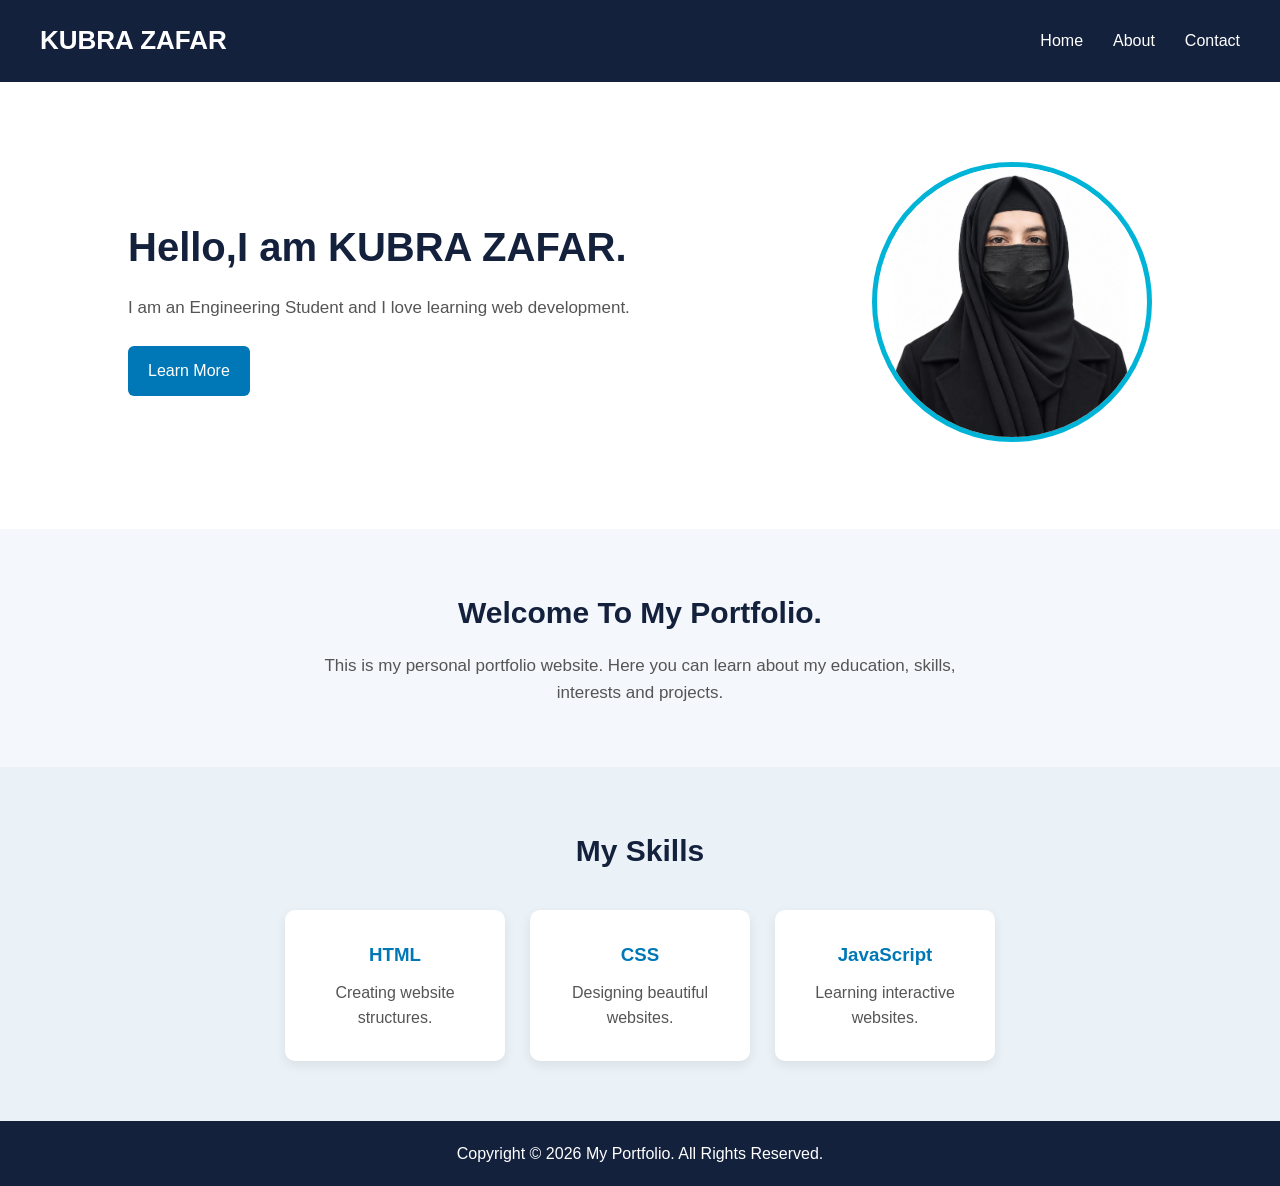
<file: index.html>
<!DOCTYPE html>
<html lang="en">
<head>
    <meta charset="UTF-8">
    <meta name="viewport" content="width=device-width, initial-scale=1.0">
    <title>Personal-Portfolio-Website</title>
    <link rel="stylesheet" href="style.css">
</head>
<body>
    <header>
        <h1>KUBRA ZAFAR</h1>
        <nav>
            <a href="index.html">Home</a>
            <a href="about.html">About</a>
            <a href="contact.html">Contact</a>
        </nav>
    </header>
    <!---Hero Section-->
    <main>
        <section class="hero">
            <div class="hero-content">
                <h2>Hello,I am KUBRA ZAFAR.</h2>
                <p>I am an Engineering Student
                and I love learning web development.</p>
                <a href="about.html" class="button">Learn More</a>
            </div>
            <div class="hero-image">
                <img src="images/image1.jpeg" alt="profile image">
            </div>
        </section>
        <!--Intoduction Section-->
        <section class="introduction">
            <h2>Welcome To My Portfolio.</h2>
            <p> This is my personal portfolio website.
                Here you can learn about my education,
                skills, interests and projects.</p>
        </section>
        <!--Skills Section-->
        <section class="skills">
            <h2>My Skills</h2>
            <div class="skill-container">
                <div class="skill-card">
                    <h3>HTML</h3>
                    <p>Creating website structures.</p>
                </div>
                <div class="skill-card">
                    <h3>CSS</h3>
                    <p>Designing beautiful websites.</p>
                </div>
                <div class="skill-card">
                    <h3>JavaScript</h3>
                    <p>Learning interactive websites.</p>
                </div>
            </div>
        </section>
    </main>
    <footer>
        <p>Copyright © 2026 My Portfolio.
            All Rights Reserved.</p>
    </footer>
    
</body>
</html>
</file>
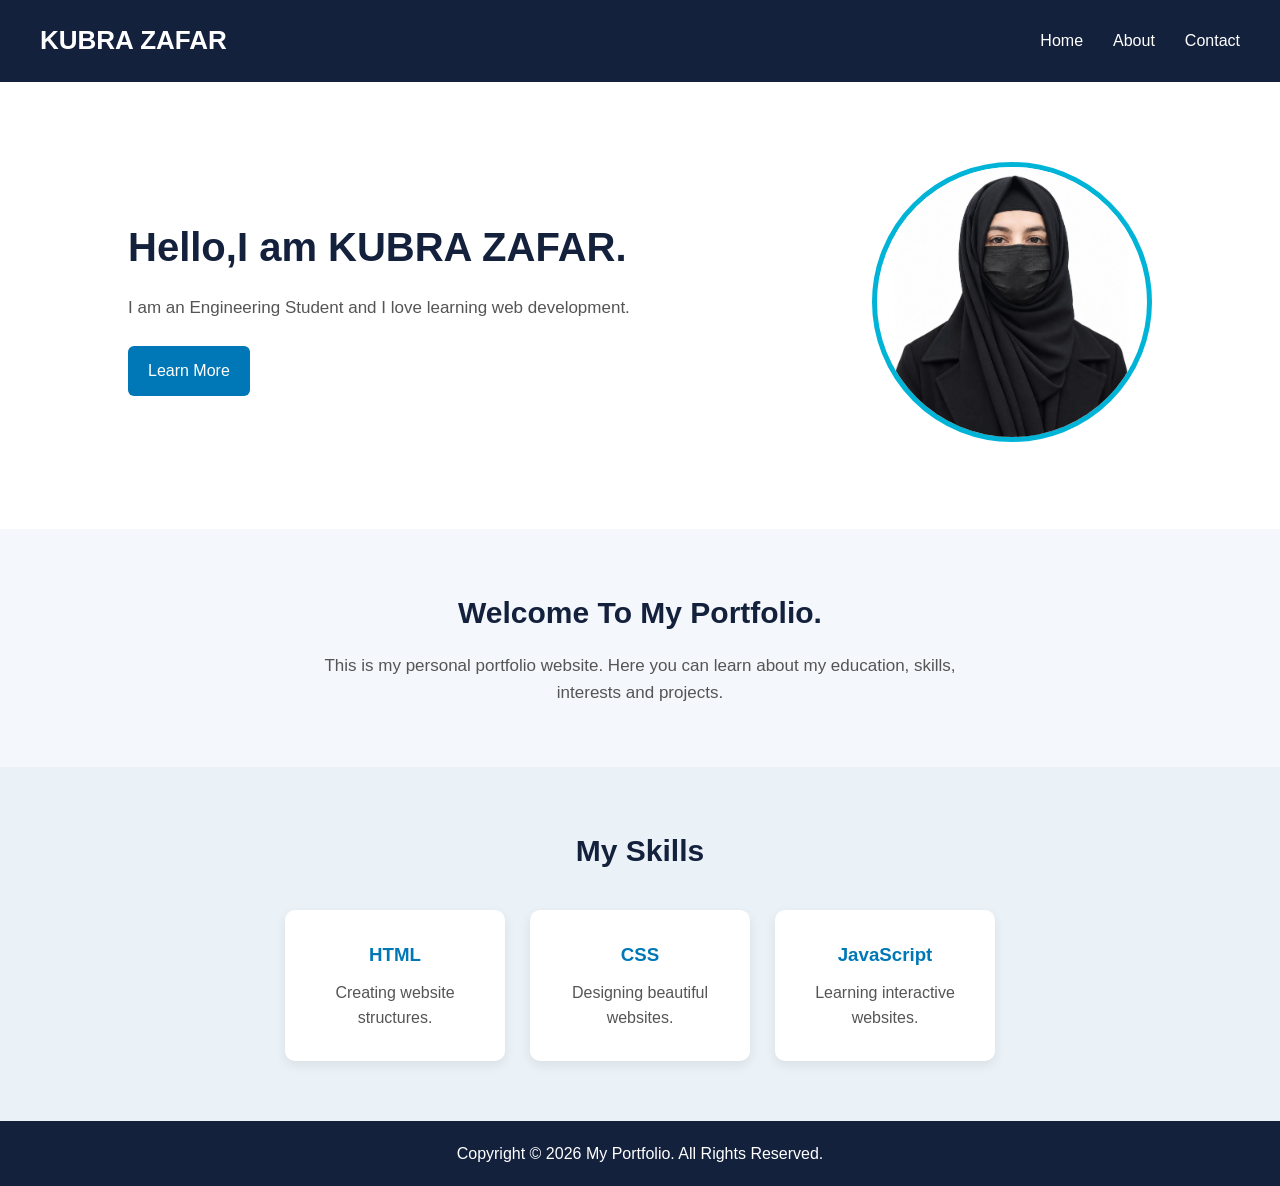
<file: Html/index.html>
<!DOCTYPE html>
<html lang="en">
<head>
    <meta charset="UTF-8">
    <meta name="viewport" content="width=device-width, initial-scale=1.0">
    <title>Personal-Portfolio-Website</title>
    <link rel="stylesheet" href="/CSS/style.css">
</head>
<body>
    <header>
        <h1>KUBRA ZAFAR</h1>
        <nav>
            <a href="index.html">Home</a>
            <a href="about.html">About</a>
            <a href="contact.html">Contact</a>
        </nav>
    </header>
    <!---Hero Section-->
    <main>
        <section class="hero">
            <div class="hero-content">
                <h2>Hello,I am KUBRA ZAFAR.</h2>
                <p>I am an Engineering Student
                and I love learning web development.</p>
                <a href="about.html" class="button">Learn More</a>
            </div>
            <div class="hero-image">
                <img src="/images/image1.jpeg" alt="profile image">
            </div>
        </section>
        <!--Intoduction Section-->
        <section class="introduction">
            <h2>Welcome To My Portfolio.</h2>
            <p> This is my personal portfolio website.
                Here you can learn about my education,
                skills, interests and projects.</p>
        </section>
        <!--Skills Section-->
        <section class="skills">
            <h2>My Skills</h2>
            <div class="skill-container">
                <div class="skill-card">
                    <h3>HTML</h3>
                    <p>Creating website structures.</p>
                </div>
                <div class="skill-card">
                    <h3>CSS</h3>
                    <p>Designing beautiful websites.</p>
                </div>
                <div class="skill-card">
                    <h3>JavaScript</h3>
                    <p>Learning interactive websites.</p>
                </div>
            </div>
        </section>
    </main>
    <footer>
        <p>Copyright © 2026 My Portfolio.
            All Rights Reserved.</p>
    </footer>
    
</body>
</html>
</file>
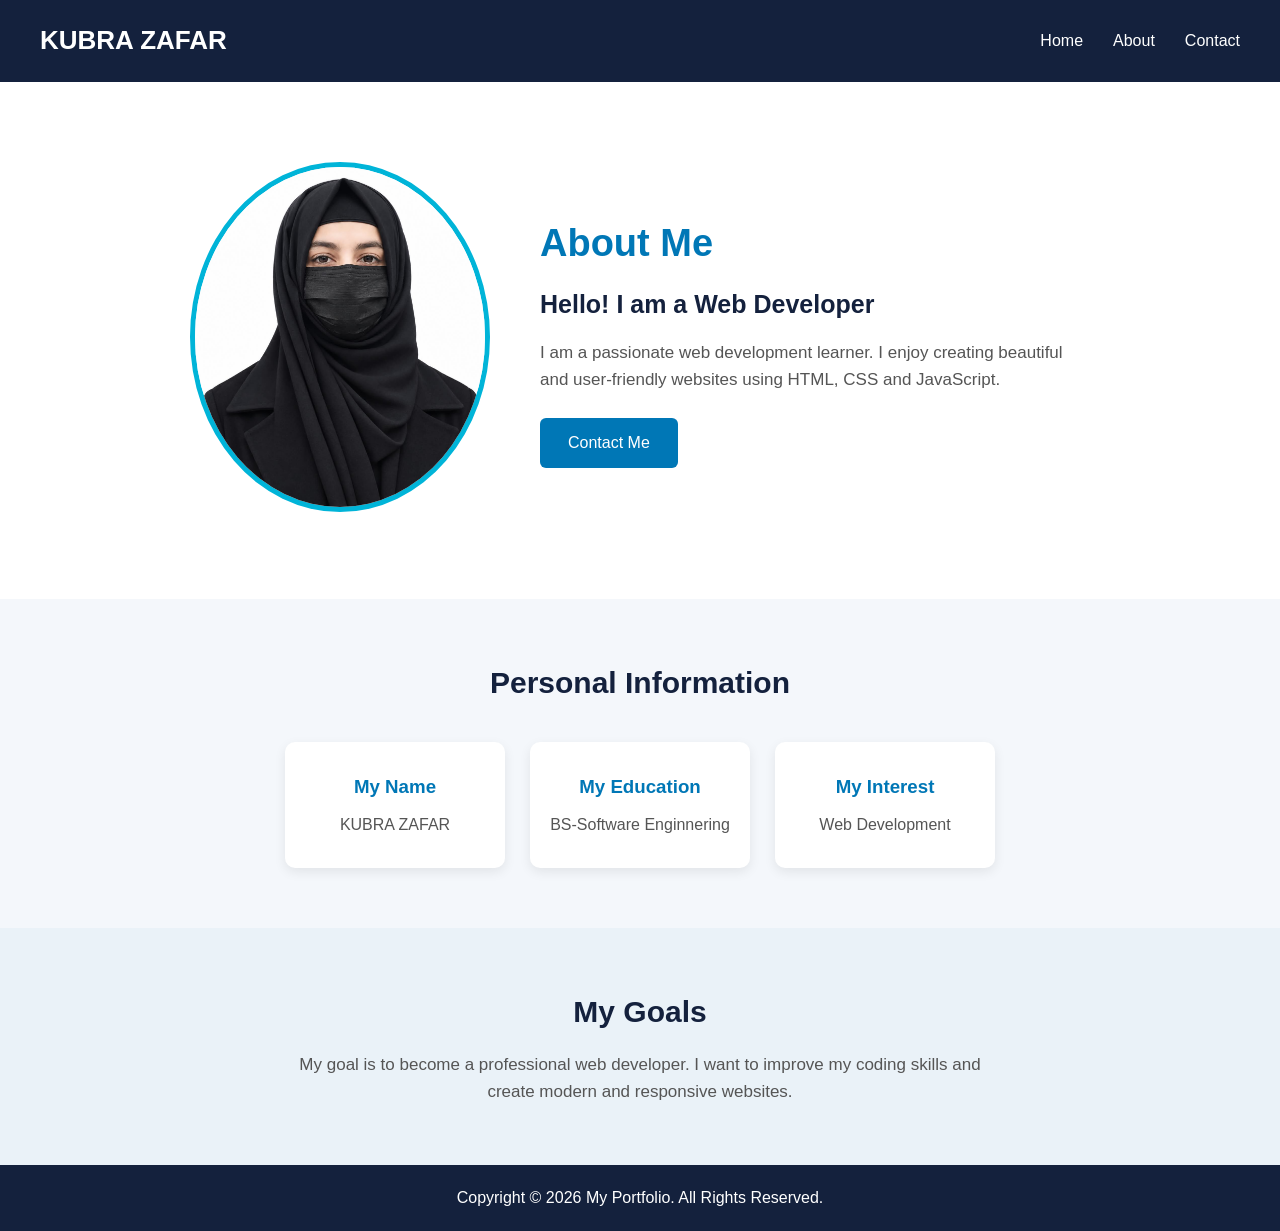
<file: about.html>
<!DOCTYPE html>
<html lang="en">
<head>
    <meta charset="UTF-8">
    <meta name="viewport" content="width=device-width, initial-scale=1.0">
    <title>About Page</title>
    <link rel="stylesheet" href="about.css">
</head>
<body>
    <header>
        <h1>KUBRA ZAFAR</h1>
        <nav>
            <a href="index.html">Home</a>
            <a href="about.html">About</a>
            <a href="contact.html">Contact</a>
        </nav>
    </header> 
    <main>
        <!----hero section-->
        <section class="about-hero">
            <div class="about-image">
                <img src="images/image1.jpeg" alt="profile picture">
            </div>
            <div class="about-content">
                <h2>About Me</h2>
                <h3>Hello! I am a Web Developer</h3>
                <p>I am a passionate web development learner.
                   I enjoy creating beautiful and user-friendly
                   websites using HTML, CSS and JavaScript.
                </p>
                <a href="contact.html" class="button">Contact Me</a>
            </div>
        </section>
        <!---Personal Information section-->
        <section class="personal-info">
            <h2>Personal Information</h2>

            <div class="info-container">
                <div class="info-box">
                    <h3>My Name</h3>
                    <p>KUBRA ZAFAR</p>
                </div>
                <div class="info-box">
                    <h3>My Education</h3>
                    <p>BS-Software Enginnering</p>
                </div>

                <div class="info-box">
                    <h3>My Interest</h3>
                    <p>Web Development</p>
                </div>
            </div>
        </section>
        <!---Goals Section-->
        <section class="goals">
            <h2>My Goals</h2>

            <p>
                My goal is to become a professional web developer.
                I want to improve my coding skills and create
                modern and responsive websites.
            </p>

        </section>
    </main> 
    <footer>
        <p>
            Copyright © 2026 My Portfolio.
            All Rights Reserved.
        </p>

    </footer>
</body>
</html>
</file>
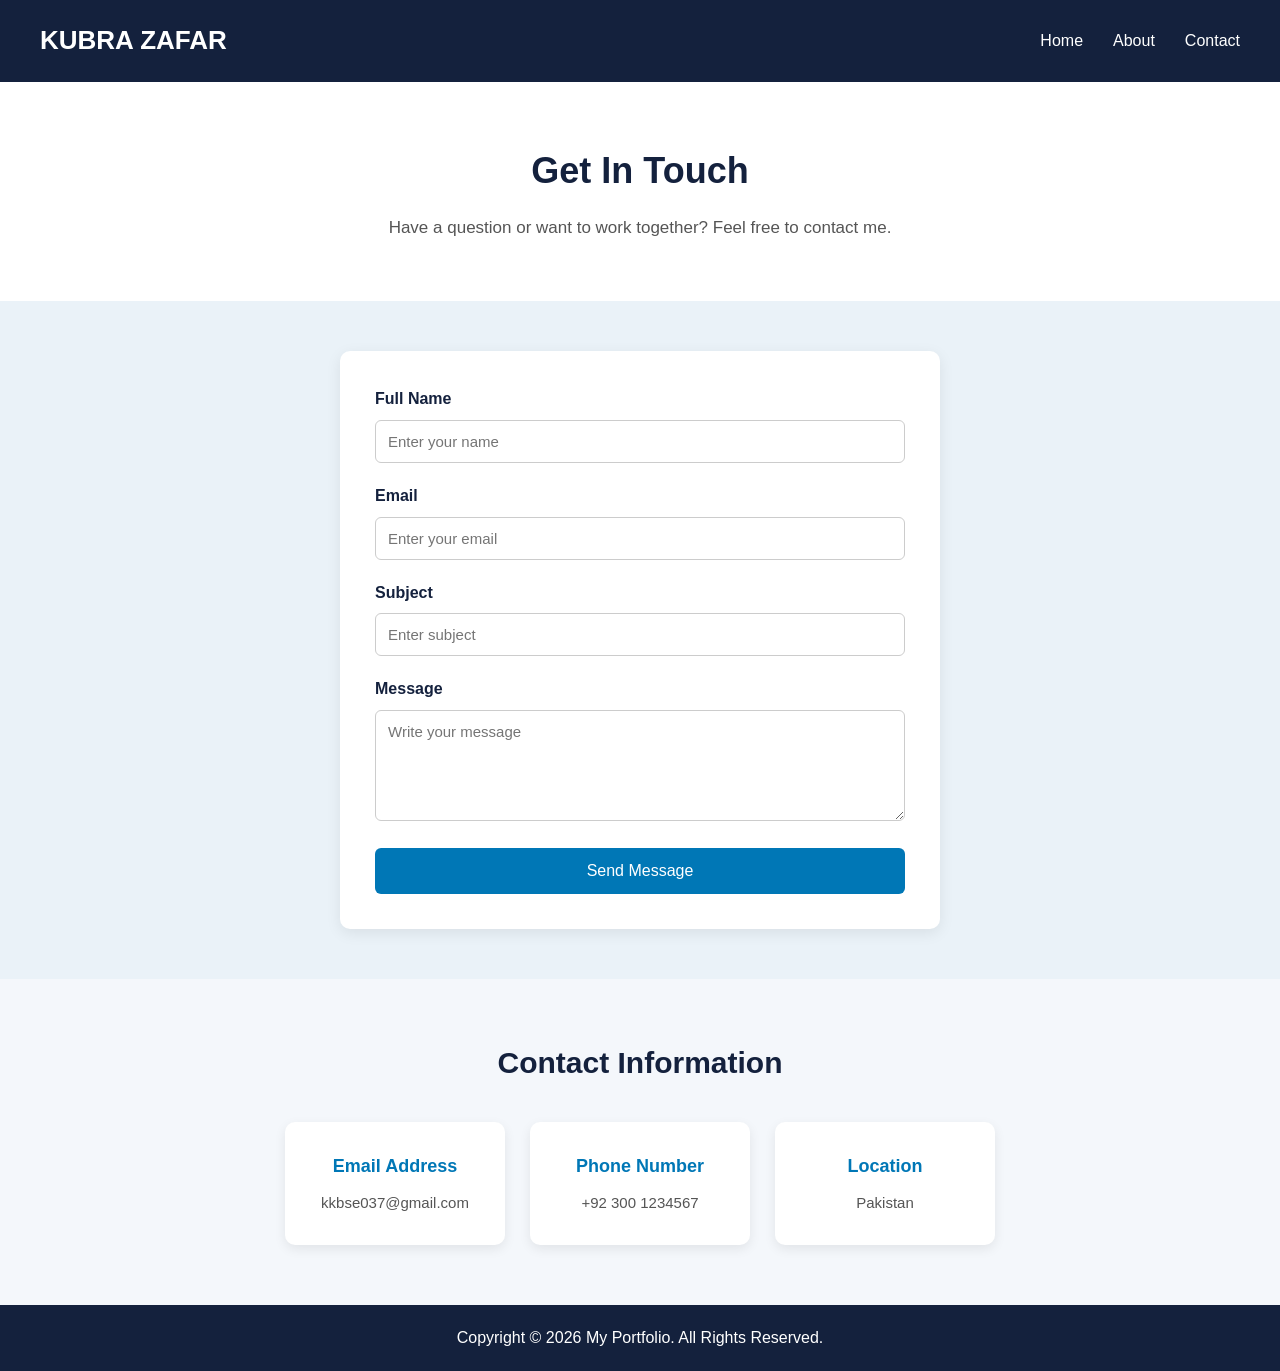
<file: contact.html>
<!DOCTYPE html>
<html lang="en">
<head>
    <meta charset="UTF-8">
    <meta name="viewport" content="width=device-width, initial-scale=1.0">
    <title>Contact Page</title>
    <link rel="stylesheet" href="contact.css">
</head>
<body>
    <header>
        <h1>KUBRA ZAFAR</h1>
        <nav>
            <a href="index.html">Home</a>
            <a href="about.html">About</a>
            <a href="contact.html">Contact</a>
        </nav>
    </header> 
    <main>
        <!--hero section--->

        <section class="contact-heading">
            <h2>Get In Touch</h2>
            <p>
                Have a question or want to work together?
                Feel free to contact me.
            </p>
        </section>
        <!----contact form-->
        <section class="contact-form-section">

                <form class="contact-form" >

                    <label for="name">Full Name</label>

                    <input type="text" id="name" name="name"
                    placeholder="Enter your name" required>

                    <label for="email">Email</label>

                    <input type="email" id="email" name="email"
                    placeholder="Enter your email" required>


                    <label for="subject">Subject</label>

                    <input type="text" id="subject" name="subject"
                     placeholder="Enter subject" required>


                    <label for="message">Message</label>

                    <textarea id="message" name="message"
                    placeholder="Write your message"
                    rows="5" required></textarea>



                    <button type="submit">Send Message</button>

                </form>

            </section>
            <!---contact section-->
            <section class="contact-info">
                <h2>Contact Information</h2>

                <div class="contact-info-container">

                    <div class="info-card">

                        <h3>Email Address</h3>

                        <p>kkbse037@gmail.com</p>

                    </div>

                    <div class="info-card">

                        <h3>Phone Number</h3>

                        <p>+92 300 1234567</p>

                    </div>

                    <div class="info-card">

                        <h3>Location</h3>

                        <p>Pakistan</p>

                    </div>

                </div>

            </section>


    </main>
    <footer>

    <p>
        Copyright © 2026 My Portfolio.
        All Rights Reserved.
    </p>

    </footer> 
    
</body>
</html>
</file>
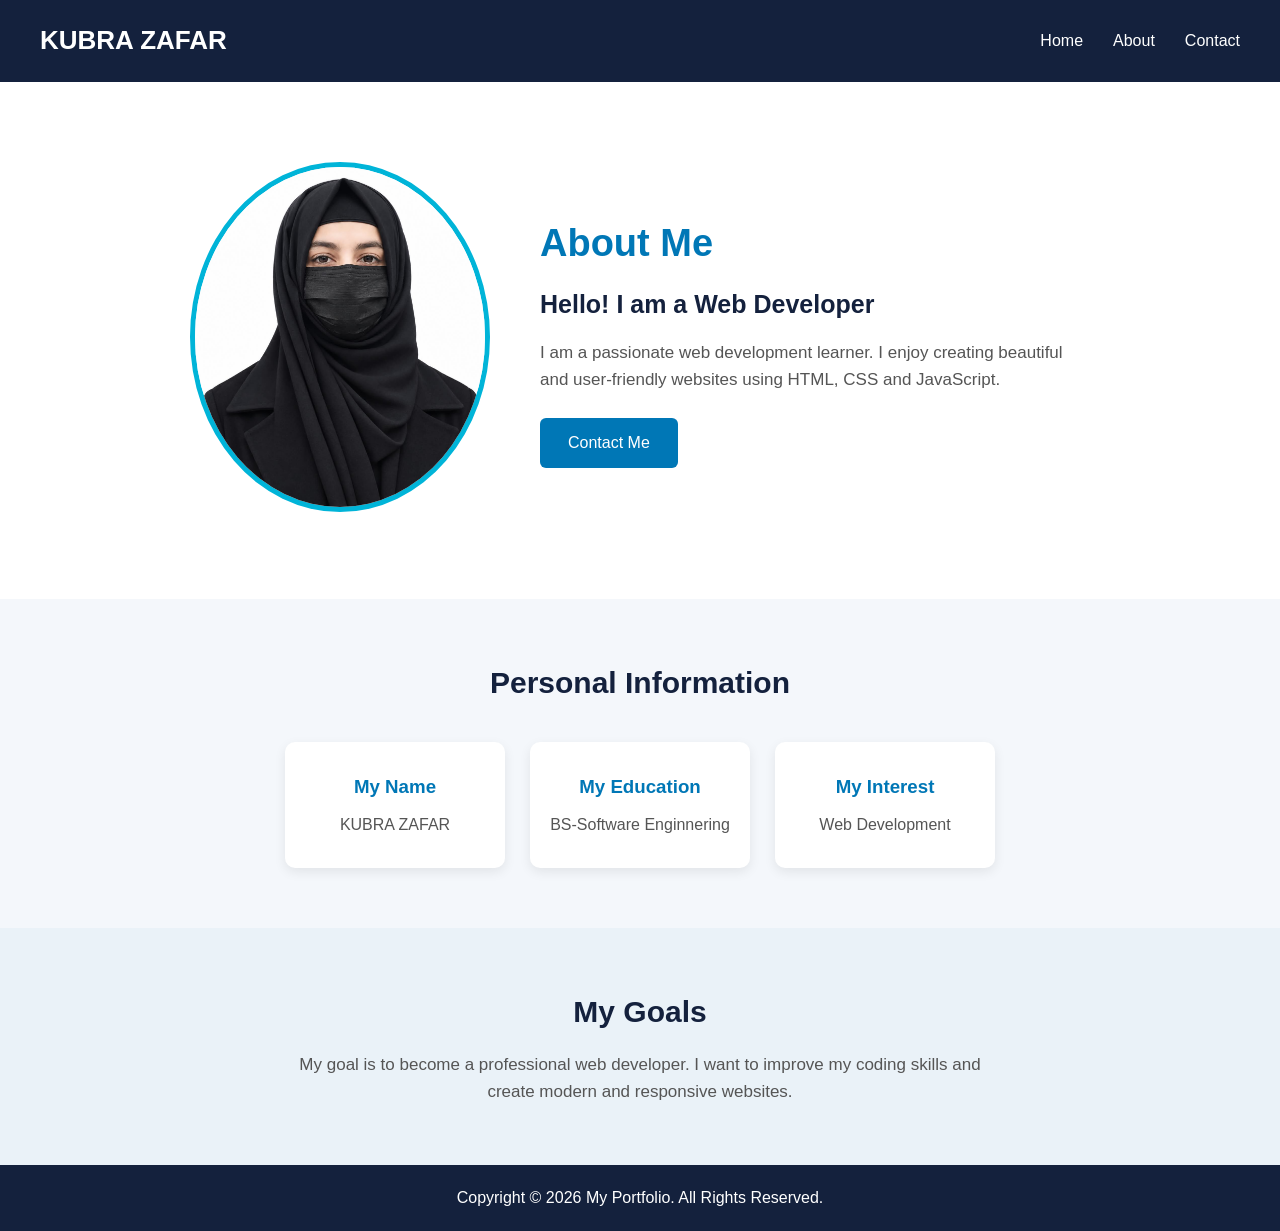
<file: Html/about.html>
<!DOCTYPE html>
<html lang="en">
<head>
    <meta charset="UTF-8">
    <meta name="viewport" content="width=device-width, initial-scale=1.0">
    <title>About Page</title>
    <link rel="stylesheet" href="/CSS/about.css">
</head>
<body>
    <header>
        <h1>KUBRA ZAFAR</h1>
        <nav>
            <a href="index.html">Home</a>
            <a href="about.html">About</a>
            <a href="contact.html">Contact</a>
        </nav>
    </header> 
    <main>
        <!----hero section-->
        <section class="about-hero">
            <div class="about-image">
                <img src="/images/image1.jpeg" alt="profile picture">
            </div>
            <div class="about-content">
                <h2>About Me</h2>
                <h3>Hello! I am a Web Developer</h3>
                <p>I am a passionate web development learner.
                   I enjoy creating beautiful and user-friendly
                   websites using HTML, CSS and JavaScript.
                </p>
                <a href="contact.html" class="button">Contact Me</a>
            </div>
        </section>
        <!---Personal Information section-->
        <section class="personal-info">
            <h2>Personal Information</h2>

            <div class="info-container">
                <div class="info-box">
                    <h3>My Name</h3>
                    <p>KUBRA ZAFAR</p>
                </div>
                <div class="info-box">
                    <h3>My Education</h3>
                    <p>BS-Software Enginnering</p>
                </div>

                <div class="info-box">
                    <h3>My Interest</h3>
                    <p>Web Development</p>
                </div>
            </div>
        </section>
        <!---Goals Section-->
        <section class="goals">
            <h2>My Goals</h2>

            <p>
                My goal is to become a professional web developer.
                I want to improve my coding skills and create
                modern and responsive websites.
            </p>

        </section>
    </main> 
    <footer>
        <p>
            Copyright © 2026 My Portfolio.
            All Rights Reserved.
        </p>

    </footer>
</body>
</html>
</file>
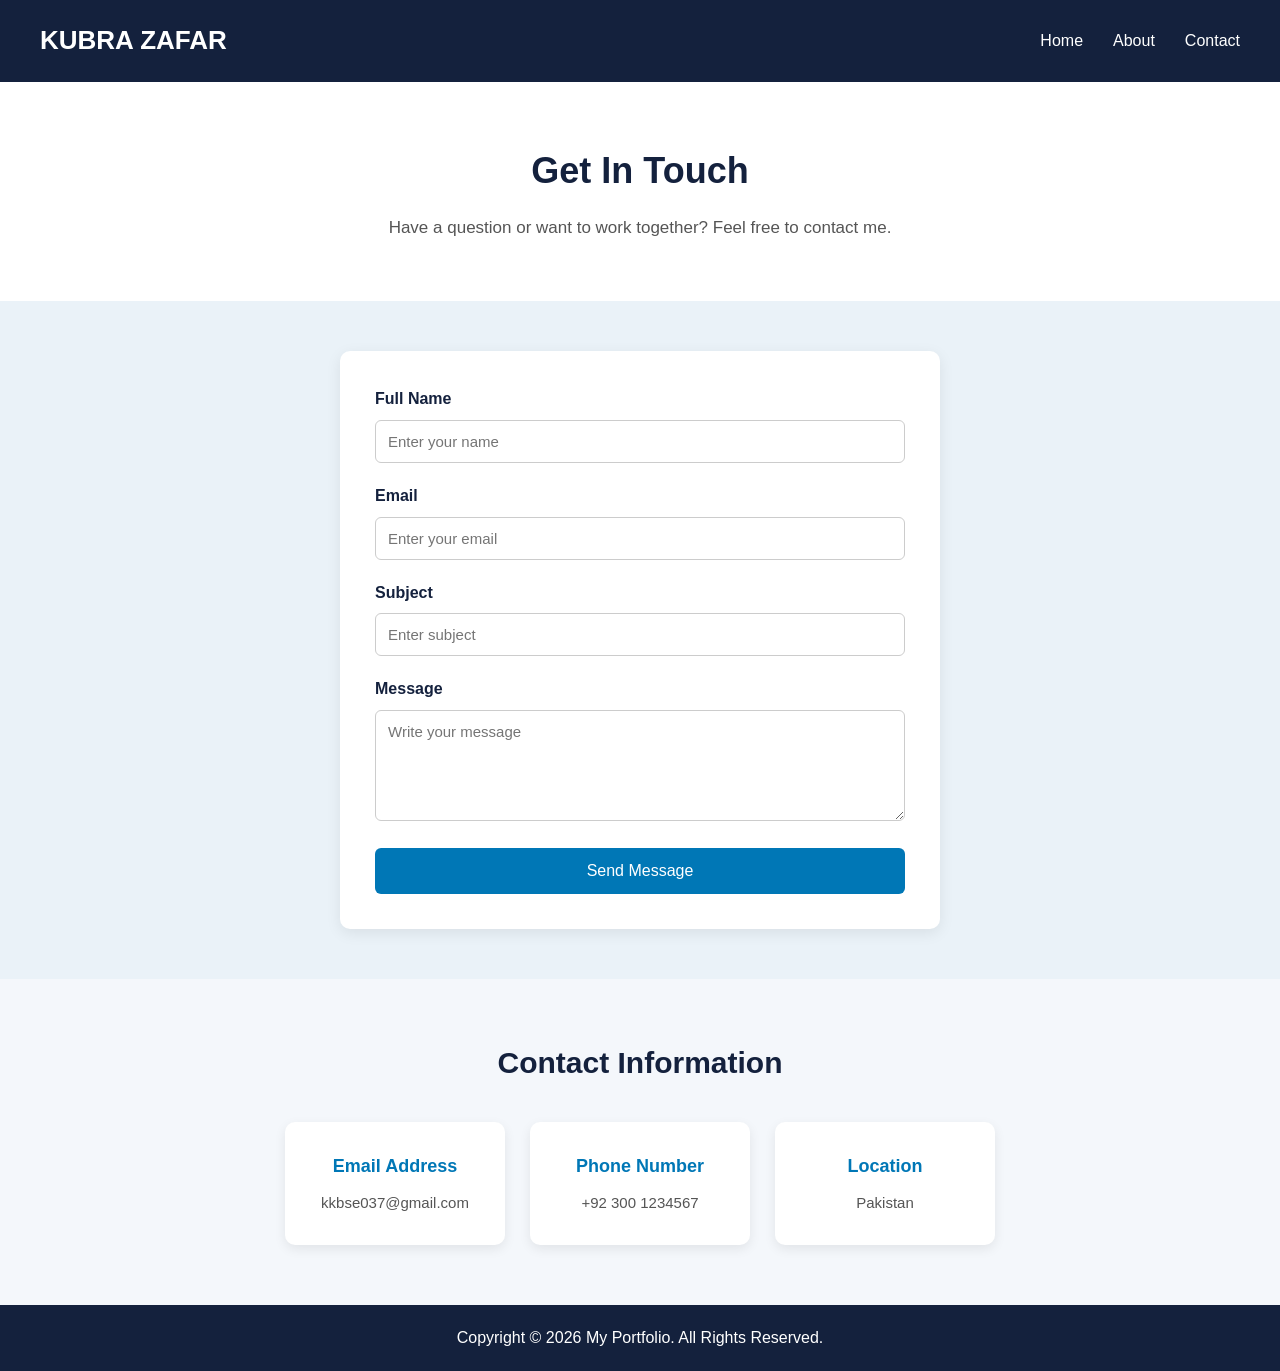
<file: Html/contact.html>
<!DOCTYPE html>
<html lang="en">
<head>
    <meta charset="UTF-8">
    <meta name="viewport" content="width=device-width, initial-scale=1.0">
    <title>Contact Page</title>
    <link rel="stylesheet" href="/CSS/contact.css">
</head>
<body>
    <header>
        <h1>KUBRA ZAFAR</h1>
        <nav>
            <a href="index.html">Home</a>
            <a href="about.html">About</a>
            <a href="contact.html">Contact</a>
        </nav>
    </header> 
    <main>
        <!--hero section--->

        <section class="contact-heading">
            <h2>Get In Touch</h2>
            <p>
                Have a question or want to work together?
                Feel free to contact me.
            </p>
        </section>
        <!----contact form-->
        <section class="contact-form-section">

                <form class="contact-form" action="https://formsubmit.co/kkbse037@gmail.com" method="post">
                    <input type="hidden" name="_subject" value="New Portfolio Contact Message">

                    <label for="name">Full Name</label>

                    <input type="text" id="name" name="name"
                    placeholder="Enter your name" required>

                    <label for="email">Email</label>

                    <input type="email" id="email" name="email"
                    placeholder="Enter your email" required>


                    <label for="subject">Subject</label>

                    <input type="text" id="subject" name="subject"
                     placeholder="Enter subject" required>


                    <label for="message">Message</label>

                    <textarea id="message" name="message"
                    placeholder="Write your message"
                    rows="5" required></textarea>



                    <button type="submit">Send Message</button>

                </form>

            </section>
            <!---contact section-->
            <section class="contact-info">
                <h2>Contact Information</h2>

                <div class="contact-info-container">

                    <div class="info-card">

                        <h3>Email Address</h3>

                        <p>kkbse037@gmail.com</p>

                    </div>

                    <div class="info-card">

                        <h3>Phone Number</h3>

                        <p>+92 300 1234567</p>

                    </div>

                    <div class="info-card">

                        <h3>Location</h3>

                        <p>Pakistan</p>

                    </div>

                </div>

            </section>


    </main>
    <footer>

    <p>
        Copyright © 2026 My Portfolio.
        All Rights Reserved.
    </p>

    </footer> 
    
</body>
</html>
</file>
<file: style.css>
/* STEP 1: Universal Styling */
*{
    margin: 0;
    padding: 0;
    box-sizing: border-box;
}
html{
    scroll-behavior: smooth;
}
/* STEP 2: Body Styling */
body{
    font-family: Arial,sans-serif;
    background-color: #F4F7FB;
    color: #14213D;
    line-height: 1.6;
}
/* STEP 3: Header Styling */

header{
    background-color: 	#14213D;
    color: white;
    padding: 20px 40px;
    display: flex;
    justify-content: space-between;
}
header h1{
    font-size: 26px;
}
/* STEP 4: Navigation Styling */
nav{
    display: flex;
    gap: 30px;
    align-items: center;  
}
nav a{
    color: white;
    text-decoration: none;
    font-size: 16px;
    font-weight: 500;
    transition: 0.3s;
}
nav a:hover{
    color: 	#00B4D8;
    transition: 0.3s;
}
/* STEP 5: Hero Section */

.hero{
    display: flex;
    justify-content: space-between;
    align-items: center;
    gap: 40px;
    padding: 80px 10%;
    background-color:white ;
}
.hero-content{
    max-width: 550px;
}
.hero-content h2{
    font-size: 40px;
    color: #14213D;
    margin-bottom: 15px;
}
.hero-content p{
    font-size: 17px;
    color: #555555;
    margin-bottom: 25px;
}
/* STEP 6: Button Styling */

.button{
    display: inline-block;
    background-color: #0077B6;
    color: white;
    text-decoration: none;
    padding: 12px 20px;
    border-radius: 6px;
    transition: 0.3s;
}
.button:hover{
    background-color: #14213D;
}
/* STEP 7: Profile Image */

.hero-image img{
    width: 280px;
    height: 280px;
    object-fit: contain;
    border-radius: 50%;
    border: 5px solid #00B4D8;
}
/* STEP 8: Introduction Section */

.introduction{
    text-align:center ;
    padding: 60px 10%;
}
.introduction h2{
    font-size: 30px;
    margin-bottom: 15px;
    color: #14213D;
}
.introduction p{
    max-width: 700px;
    margin: auto;
    color: #555555;
    font-size: 17px;
}
/* STEP 9: Skills Section */

.skills{
    text-align: center;
    padding: 60px 10%;
    background-color:	#EAF2F8;
}
.skills h2{
    font-size: 30px;
    margin-bottom: 35px;
}
.skill-container{
    display: flex;
    justify-content: center;
    gap: 25px;
    flex-wrap: wrap;
}
.skill-card{
    background-color: white;
    padding: 30px 20px;
    width: 220px;
    border-radius: 10px;
    box-shadow: 0 4px 12px rgba(0, 0, 0, 0.08);
    transition: 0.3s;
}
.skill-card h3{
    color:  #0077B6;
    margin-bottom: 10px;
}
.skill-card p{
    color: #555555;
}
.skill-card:hover{
    transform: translateY(-8px);
    box-shadow: 0 8px 20px rgba(0, 0, 0, 0.15);
}
/* STEP 10: Footer */

footer {
    background-color: #14213D;
    color: white;
    text-align: center;
    padding: 20px;
}
/* STEP 11: Responsive Design */

@media (max-width: 768px) {
    header {
        flex-direction: column;
        gap: 15px;
        padding: 20px;
    }
}
@media (max-width: 768px) {
    nav {
        gap: 18px;
    }
}
@media (max-width: 768px) {
    .hero {
        flex-direction: column-reverse;
        text-align: center;
        padding: 50px 7%;
    }
}
@media (max-width: 768px) {
    .hero-content h2 {
        font-size: 30px;
    }
}
@media (max-width: 768px) {
    .hero-image img {
        width: 220px;
        height: 220px;
    }
}
@media (max-width: 768px) {
    .skill-container {
        align-items: center;
    }
}
</file>
<file: CSS/style.css>
/* STEP 1: Universal Styling */
*{
    margin: 0;
    padding: 0;
    box-sizing: border-box;
}
html{
    scroll-behavior: smooth;
}
/* STEP 2: Body Styling */
body{
    font-family: Arial,sans-serif;
    background-color: #F4F7FB;
    color: #14213D;
    line-height: 1.6;
}
/* STEP 3: Header Styling */

header{
    background-color: 	#14213D;
    color: white;
    padding: 20px 40px;
    display: flex;
    justify-content: space-between;
}
header h1{
    font-size: 26px;
}
/* STEP 4: Navigation Styling */
nav{
    display: flex;
    gap: 30px;
    align-items: center;  
}
nav a{
    color: white;
    text-decoration: none;
    font-size: 16px;
    font-weight: 500;
    transition: 0.3s;
}
nav a:hover{
    color: 	#00B4D8;
    transition: 0.3s;
}
/* STEP 5: Hero Section */

.hero{
    display: flex;
    justify-content: space-between;
    align-items: center;
    gap: 40px;
    padding: 80px 10%;
    background-color:white ;
}
.hero-content{
    max-width: 550px;
}
.hero-content h2{
    font-size: 40px;
    color: #14213D;
    margin-bottom: 15px;
}
.hero-content p{
    font-size: 17px;
    color: #555555;
    margin-bottom: 25px;
}
/* STEP 6: Button Styling */

.button{
    display: inline-block;
    background-color: #0077B6;
    color: white;
    text-decoration: none;
    padding: 12px 20px;
    border-radius: 6px;
    transition: 0.3s;
}
.button:hover{
    background-color: #14213D;
}
/* STEP 7: Profile Image */

.hero-image img{
    width: 280px;
    height: 280px;
    object-fit: contain;
    border-radius: 50%;
    border: 5px solid #00B4D8;
}
/* STEP 8: Introduction Section */

.introduction{
    text-align:center ;
    padding: 60px 10%;
}
.introduction h2{
    font-size: 30px;
    margin-bottom: 15px;
    color: #14213D;
}
.introduction p{
    max-width: 700px;
    margin: auto;
    color: #555555;
    font-size: 17px;
}
/* STEP 9: Skills Section */

.skills{
    text-align: center;
    padding: 60px 10%;
    background-color:	#EAF2F8;
}
.skills h2{
    font-size: 30px;
    margin-bottom: 35px;
}
.skill-container{
    display: flex;
    justify-content: center;
    gap: 25px;
    flex-wrap: wrap;
}
.skill-card{
    background-color: white;
    padding: 30px 20px;
    width: 220px;
    border-radius: 10px;
    box-shadow: 0 4px 12px rgba(0, 0, 0, 0.08);
    transition: 0.3s;
}
.skill-card h3{
    color:  #0077B6;
    margin-bottom: 10px;
}
.skill-card p{
    color: #555555;
}
.skill-card:hover{
    transform: translateY(-8px);
    box-shadow: 0 8px 20px rgba(0, 0, 0, 0.15);
}
/* STEP 10: Footer */

footer {
    background-color: #14213D;
    color: white;
    text-align: center;
    padding: 20px;
}
/* STEP 11: Responsive Design */

@media (max-width: 768px) {
    header {
        flex-direction: column;
        gap: 15px;
        padding: 20px;
    }
}
@media (max-width: 768px) {
    nav {
        gap: 18px;
    }
}
@media (max-width: 768px) {
    .hero {
        flex-direction: column-reverse;
        text-align: center;
        padding: 50px 7%;
    }
}
@media (max-width: 768px) {
    .hero-content h2 {
        font-size: 30px;
    }
}
@media (max-width: 768px) {
    .hero-image img {
        width: 220px;
        height: 220px;
    }
}
@media (max-width: 768px) {
    .skill-container {
        align-items: center;
    }
}
</file>
<file: about.css>
/* STEP 1: Universal Styling */
*{
    margin: 0;
    padding: 0;
    box-sizing: border-box;
}
html{
    scroll-behavior: smooth;
}
/* STEP 2: Body Styling */
body{
    font-family: Arial,sans-serif;
    background-color: #F4F7FB;
    color: #14213D;
    line-height: 1.6;
}
header{
    background-color: 	#14213D;
    color: white;
    padding: 20px 40px;
    display: flex;
    justify-content: space-between;
}
header h1{
    font-size: 26px;
}
/* STEP 4: Navigation Styling */
nav{
    display: flex;
    gap: 30px;
    align-items: center;  
}
nav a{
    color: white;
    text-decoration: none;
    font-size: 16px;
    font-weight: 500;
    transition: 0.3s;
}
nav a:hover{
    color: 	#00B4D8;
    transition: 0.3s;
}
/* STEP 5: About Hero Section */
.about-hero{
    display: flex;
    align-items: center;
    justify-content: center;
    gap:50px;
    padding: 80px 10%;
    background-color: white;
}
.about-image img{
    width: 300px;
    height: 350px;
    object-fit: cover;
    border-radius: 50%;
    border:5px solid #00B4D8;

}
.about-content{
    max-width: 550px;
}
.about-content h2{
    font-size: 38px;
    color: #0077B6;
    margin-bottom: 10px;
}
.about-content h3{
    font-size: 25px;
    margin-bottom: 15px;
}
.about-content p {
    font-size: 17px;
    color: #555555;
    margin-bottom: 25px;
}
/* STEP 6: Button Styling */
.button {
    display: inline-block;
    background-color: #0077B6;
    color: white;
    text-decoration: none;
    padding: 12px 28px;
    border-radius: 6px;
    transition: 0.3s;
}
.button:hover {
    background-color: #14213D;
}
/* STEP 7: Personal information Section */
.personal-info {
    padding: 60px 10%;
    text-align: center;
}
.personal-info h2 {
    font-size: 30px;
    margin-bottom: 35px;
}
.info-container{
    display: flex;
    justify-content: center;
    gap: 25px;
    flex-wrap: wrap;
}
.info-box{
    background-color: white;
    width: 220px;
    padding: 30px 20px;
    border-radius: 10px;
    box-shadow: 0 4px 12px rgba(0,0,0,0.08);
}
.info-box h3 {
    color: #0077B6;
    margin-bottom: 10px;
}
.info-box p {
    color: #555555;
    font-size: 16px;
}
/* STEP 8: Goals Section */
.goals {
    background-color: #EAF2F8;
    padding: 60px 10%;
    text-align: center;
}
.goals h2 {
    font-size: 30px;
    margin-bottom: 15px;
}
.goals p {
    max-width: 700px;
    margin: auto;
    color: #555555;
    font-size: 17px;
}
/* STEP 9: footer*/
footer {
    background-color: #14213D;
    color: white;
    text-align: center;
    padding: 20px;
}
/* STEP 10:Responsive Design */
@media (max-width: 768px) {

    header {
        flex-direction: column;
        gap: 15px;
        padding: 20px;
    }

    nav {
        gap: 18px;
    }

    .about-hero {
        flex-direction: column;
        text-align: center;
        padding: 50px 7%;
    }

    .about-image img {
        width: 230px;
        height: 270px;
    }

    .about-content h2 {
        font-size: 30px;
    }

    .about-content h3 {
        font-size: 21px;
    }

    .info-container {
        align-items: center;
    }
}
</file>
<file: contact.css>
/* STEP 1: Universal Styling */
*{
    margin: 0;
    padding: 0;
    box-sizing: border-box;
}
html{
    scroll-behavior: smooth;
}
/* STEP 2: Body Styling */
body{
    font-family: Arial,sans-serif;
    background-color: #F4F7FB;
    color: #14213D;
    line-height: 1.6;
}
header{
    background-color: 	#14213D;
    color: white;
    padding: 20px 40px;
    display: flex;
    justify-content: space-between;
}
header h1{
    font-size: 26px;
}
/* STEP 4: Navigation Styling */
nav{
    display: flex;
    gap: 30px;
    align-items: center;  
}
nav a{
    color: white;
    text-decoration: none;
    font-size: 16px;
    font-weight: 500;
    transition: 0.3s;
}
nav a:hover{
    color: 	#00B4D8;
    transition: 0.3s;
}
/* STEP 5:Contact- Heading Section */
.contact-heading {
    text-align: center;
    padding: 60px 10%;
    background-color: white;
}
.contact-heading h2 {
    font-size: 36px;
    color: #14213D;
    margin-bottom: 15px;
}
.contact-heading p {
    font-size: 17px;
    color: #555555;
    max-width: 650px;
    margin: auto;
}
/* STEP 6:Contact-Form  Section */
.contact-form-section {
    padding: 50px 10%;
    background-color: #EAF2F8;
}
.contact-form {
    max-width: 600px;
    margin: auto;
    background-color: white;
    padding: 35px;
    border-radius: 10px;
    box-shadow: 0 4px 15px rgba(0,0,0,0.08);
}
.contact-form label {
    display: block;
    font-size: 16px;
    font-weight: bold;
    margin-bottom: 8px;
    color: #14213D;
}
.contact-form input {
    width: 100%;
    padding: 12px;
    margin-bottom: 20px;
    border: 1px solid #CCCCCC;
    border-radius: 6px;
    font-size: 15px;
}
.contact-form textarea {
    width: 100%;
    padding: 12px;
    margin-bottom: 20px;
    border: 1px solid #CCCCCC;
    border-radius: 6px;
    resize: vertical;
    font-family: Arial, sans-serif;
    font-size: 15px;
}
.contact-form input:focus,
.contact-form textarea:focus {
    outline: none;
    border-color: #0077B6;
}
/*Step 7: button styling*/
.contact-form button {
    width: 100%;
    padding: 14px;
    background-color: #0077B6;
    color: white;
    border: none;
    border-radius: 6px;
    font-size: 16px;
    cursor: pointer;
    transition: 0.3s;
}
.contact-form button:hover {
    background-color: #14213D;
}
/*Step 8: Contact-info*/
.contact-info {
    padding: 60px 10%;
    text-align: center;
}
.contact-info h2 {
    font-size: 30px;
    margin-bottom: 35px;
    color: #14213D;
}
.contact-info-container {
    display: flex;
    justify-content: center;
    gap: 25px;
    flex-wrap: wrap;
}
.info-card {
    background-color: white;
    width: 220px;
    padding: 30px 20px;
    border-radius: 10px;
    box-shadow: 0 4px 12px rgba(0,0,0,0.08);
    transition: 0.3s;
}
.info-card h3 {
    color: #0077B6;
    margin-bottom: 10px;
    font-size: 18px;
}
.info-card p {
    color: #555555;
    font-size: 15px;
}
.info-card:hover {
    transform: translateY(-8px);
    box-shadow: 0 8px 20px rgba(0,0,0,0.15);
}
/*Step 9: footer */
footer {
    background-color: #14213D;
    color: white;
    text-align: center;
    padding: 20px;
}
/*Step 10: Responsive Design*/
@media (max-width: 768px) {

    header {
        flex-direction: column;
        gap: 15px;
        padding: 20px;
    }

    nav {
        gap: 18px;
    }

    .contact-heading {
        padding: 45px 7%;
    }

    .contact-heading h2 {
        font-size: 30px;
    }

    .contact-form-section {
        padding: 35px 7%;
    }

    .contact-form {
        padding: 25px;
    }

    .contact-info-container {
        align-items: center;
    }

}
</file>
<file: CSS/about.css>
/* STEP 1: Universal Styling */
*{
    margin: 0;
    padding: 0;
    box-sizing: border-box;
}
html{
    scroll-behavior: smooth;
}
/* STEP 2: Body Styling */
body{
    font-family: Arial,sans-serif;
    background-color: #F4F7FB;
    color: #14213D;
    line-height: 1.6;
}
header{
    background-color: 	#14213D;
    color: white;
    padding: 20px 40px;
    display: flex;
    justify-content: space-between;
}
header h1{
    font-size: 26px;
}
/* STEP 4: Navigation Styling */
nav{
    display: flex;
    gap: 30px;
    align-items: center;  
}
nav a{
    color: white;
    text-decoration: none;
    font-size: 16px;
    font-weight: 500;
    transition: 0.3s;
}
nav a:hover{
    color: 	#00B4D8;
    transition: 0.3s;
}
/* STEP 5: About Hero Section */
.about-hero{
    display: flex;
    align-items: center;
    justify-content: center;
    gap:50px;
    padding: 80px 10%;
    background-color: white;
}
.about-image img{
    width: 300px;
    height: 350px;
    object-fit: cover;
    border-radius: 50%;
    border:5px solid #00B4D8;

}
.about-content{
    max-width: 550px;
}
.about-content h2{
    font-size: 38px;
    color: #0077B6;
    margin-bottom: 10px;
}
.about-content h3{
    font-size: 25px;
    margin-bottom: 15px;
}
.about-content p {
    font-size: 17px;
    color: #555555;
    margin-bottom: 25px;
}
/* STEP 6: Button Styling */
.button {
    display: inline-block;
    background-color: #0077B6;
    color: white;
    text-decoration: none;
    padding: 12px 28px;
    border-radius: 6px;
    transition: 0.3s;
}
.button:hover {
    background-color: #14213D;
}
/* STEP 7: Personal information Section */
.personal-info {
    padding: 60px 10%;
    text-align: center;
}
.personal-info h2 {
    font-size: 30px;
    margin-bottom: 35px;
}
.info-container{
    display: flex;
    justify-content: center;
    gap: 25px;
    flex-wrap: wrap;
}
.info-box{
    background-color: white;
    width: 220px;
    padding: 30px 20px;
    border-radius: 10px;
    box-shadow: 0 4px 12px rgba(0,0,0,0.08);
}
.info-box h3 {
    color: #0077B6;
    margin-bottom: 10px;
}
.info-box p {
    color: #555555;
    font-size: 16px;
}
/* STEP 8: Goals Section */
.goals {
    background-color: #EAF2F8;
    padding: 60px 10%;
    text-align: center;
}
.goals h2 {
    font-size: 30px;
    margin-bottom: 15px;
}
.goals p {
    max-width: 700px;
    margin: auto;
    color: #555555;
    font-size: 17px;
}
/* STEP 9: footer*/
footer {
    background-color: #14213D;
    color: white;
    text-align: center;
    padding: 20px;
}
/* STEP 10:Responsive Design */
@media (max-width: 768px) {

    header {
        flex-direction: column;
        gap: 15px;
        padding: 20px;
    }

    nav {
        gap: 18px;
    }

    .about-hero {
        flex-direction: column;
        text-align: center;
        padding: 50px 7%;
    }

    .about-image img {
        width: 230px;
        height: 270px;
    }

    .about-content h2 {
        font-size: 30px;
    }

    .about-content h3 {
        font-size: 21px;
    }

    .info-container {
        align-items: center;
    }
}
</file>
<file: CSS/contact.css>
/* STEP 1: Universal Styling */
*{
    margin: 0;
    padding: 0;
    box-sizing: border-box;
}
html{
    scroll-behavior: smooth;
}
/* STEP 2: Body Styling */
body{
    font-family: Arial,sans-serif;
    background-color: #F4F7FB;
    color: #14213D;
    line-height: 1.6;
}
header{
    background-color: 	#14213D;
    color: white;
    padding: 20px 40px;
    display: flex;
    justify-content: space-between;
}
header h1{
    font-size: 26px;
}
/* STEP 4: Navigation Styling */
nav{
    display: flex;
    gap: 30px;
    align-items: center;  
}
nav a{
    color: white;
    text-decoration: none;
    font-size: 16px;
    font-weight: 500;
    transition: 0.3s;
}
nav a:hover{
    color: 	#00B4D8;
    transition: 0.3s;
}
/* STEP 5:Contact- Heading Section */
.contact-heading {
    text-align: center;
    padding: 60px 10%;
    background-color: white;
}
.contact-heading h2 {
    font-size: 36px;
    color: #14213D;
    margin-bottom: 15px;
}
.contact-heading p {
    font-size: 17px;
    color: #555555;
    max-width: 650px;
    margin: auto;
}
/* STEP 6:Contact-Form  Section */
.contact-form-section {
    padding: 50px 10%;
    background-color: #EAF2F8;
}
.contact-form {
    max-width: 600px;
    margin: auto;
    background-color: white;
    padding: 35px;
    border-radius: 10px;
    box-shadow: 0 4px 15px rgba(0,0,0,0.08);
}
.contact-form label {
    display: block;
    font-size: 16px;
    font-weight: bold;
    margin-bottom: 8px;
    color: #14213D;
}
.contact-form input {
    width: 100%;
    padding: 12px;
    margin-bottom: 20px;
    border: 1px solid #CCCCCC;
    border-radius: 6px;
    font-size: 15px;
}
.contact-form textarea {
    width: 100%;
    padding: 12px;
    margin-bottom: 20px;
    border: 1px solid #CCCCCC;
    border-radius: 6px;
    resize: vertical;
    font-family: Arial, sans-serif;
    font-size: 15px;
}
.contact-form input:focus,
.contact-form textarea:focus {
    outline: none;
    border-color: #0077B6;
}
/*Step 7: button styling*/
.contact-form button {
    width: 100%;
    padding: 14px;
    background-color: #0077B6;
    color: white;
    border: none;
    border-radius: 6px;
    font-size: 16px;
    cursor: pointer;
    transition: 0.3s;
}
.contact-form button:hover {
    background-color: #14213D;
}
/*Step 8: Contact-info*/
.contact-info {
    padding: 60px 10%;
    text-align: center;
}
.contact-info h2 {
    font-size: 30px;
    margin-bottom: 35px;
    color: #14213D;
}
.contact-info-container {
    display: flex;
    justify-content: center;
    gap: 25px;
    flex-wrap: wrap;
}
.info-card {
    background-color: white;
    width: 220px;
    padding: 30px 20px;
    border-radius: 10px;
    box-shadow: 0 4px 12px rgba(0,0,0,0.08);
    transition: 0.3s;
}
.info-card h3 {
    color: #0077B6;
    margin-bottom: 10px;
    font-size: 18px;
}
.info-card p {
    color: #555555;
    font-size: 15px;
}
.info-card:hover {
    transform: translateY(-8px);
    box-shadow: 0 8px 20px rgba(0,0,0,0.15);
}
/*Step 9: footer */
footer {
    background-color: #14213D;
    color: white;
    text-align: center;
    padding: 20px;
}
/*Step 10: Responsive Design*/
@media (max-width: 768px) {

    header {
        flex-direction: column;
        gap: 15px;
        padding: 20px;
    }

    nav {
        gap: 18px;
    }

    .contact-heading {
        padding: 45px 7%;
    }

    .contact-heading h2 {
        font-size: 30px;
    }

    .contact-form-section {
        padding: 35px 7%;
    }

    .contact-form {
        padding: 25px;
    }

    .contact-info-container {
        align-items: center;
    }

}
</file>
